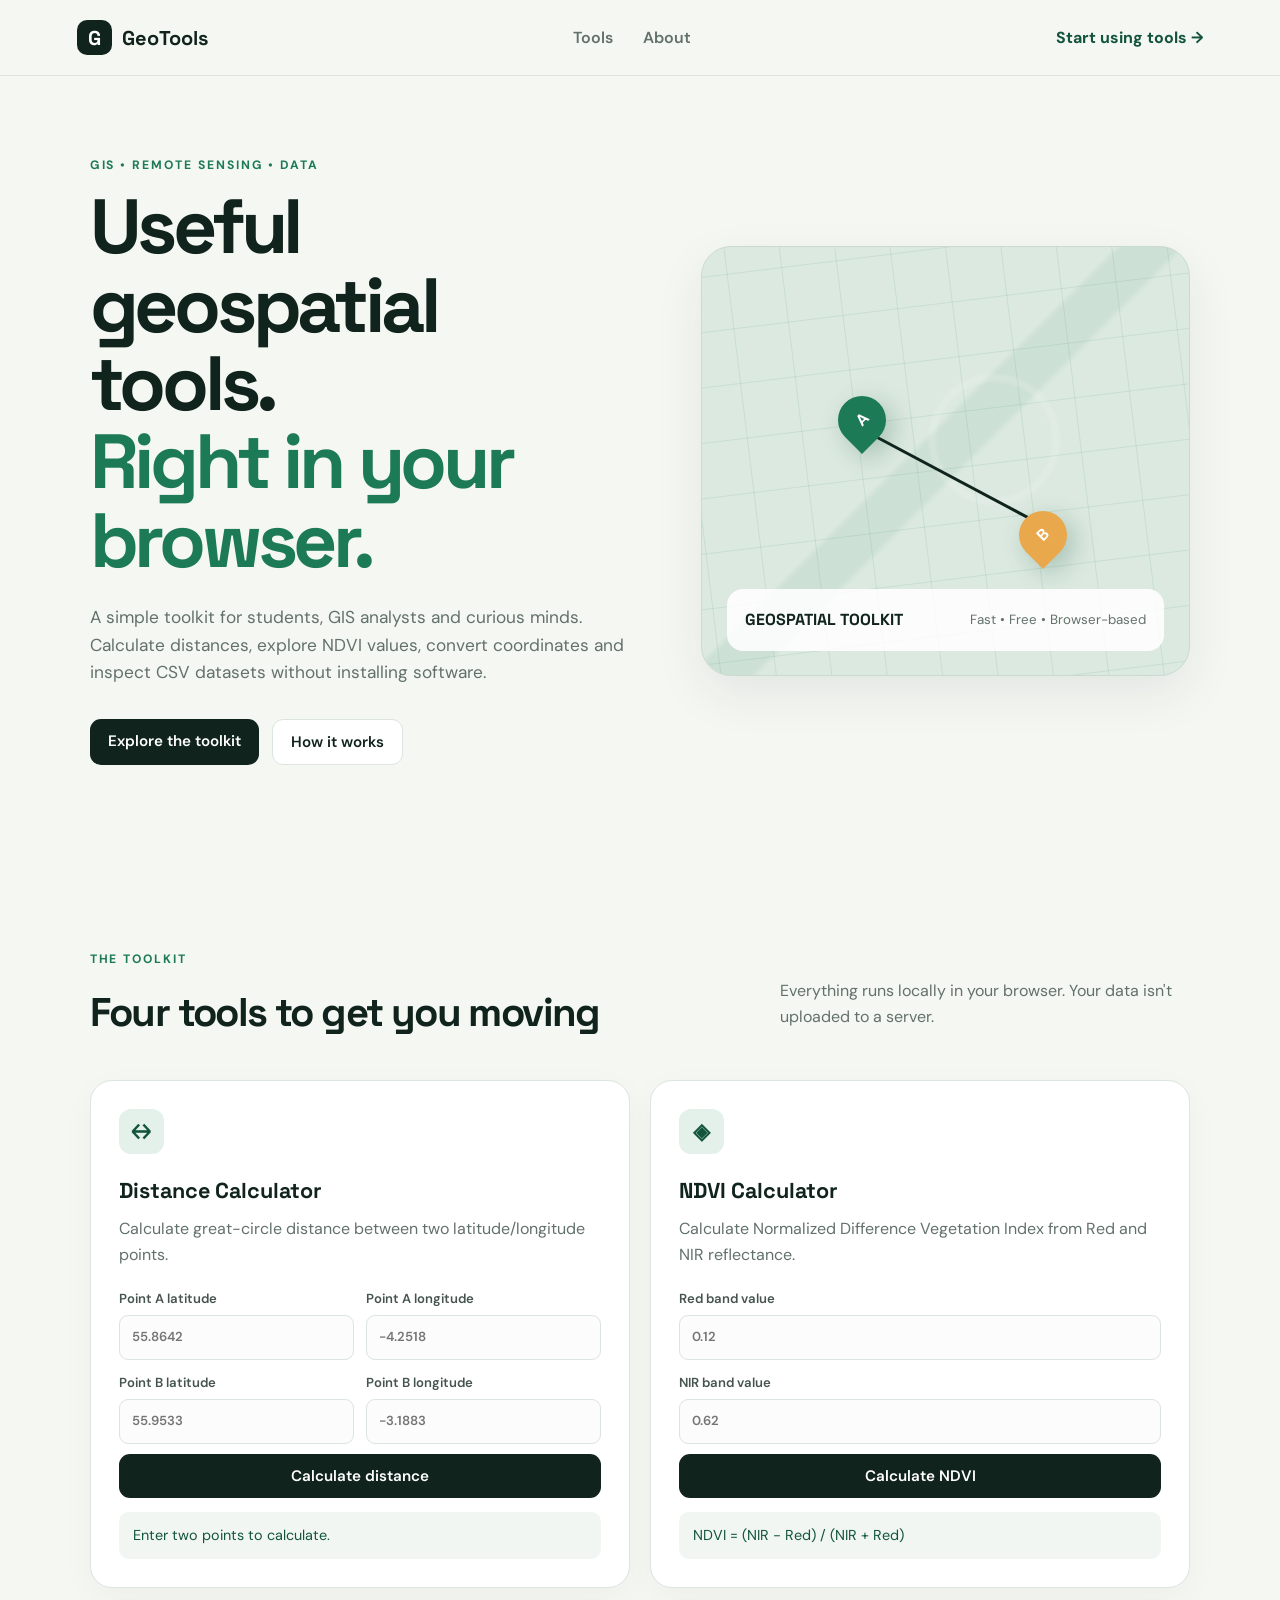
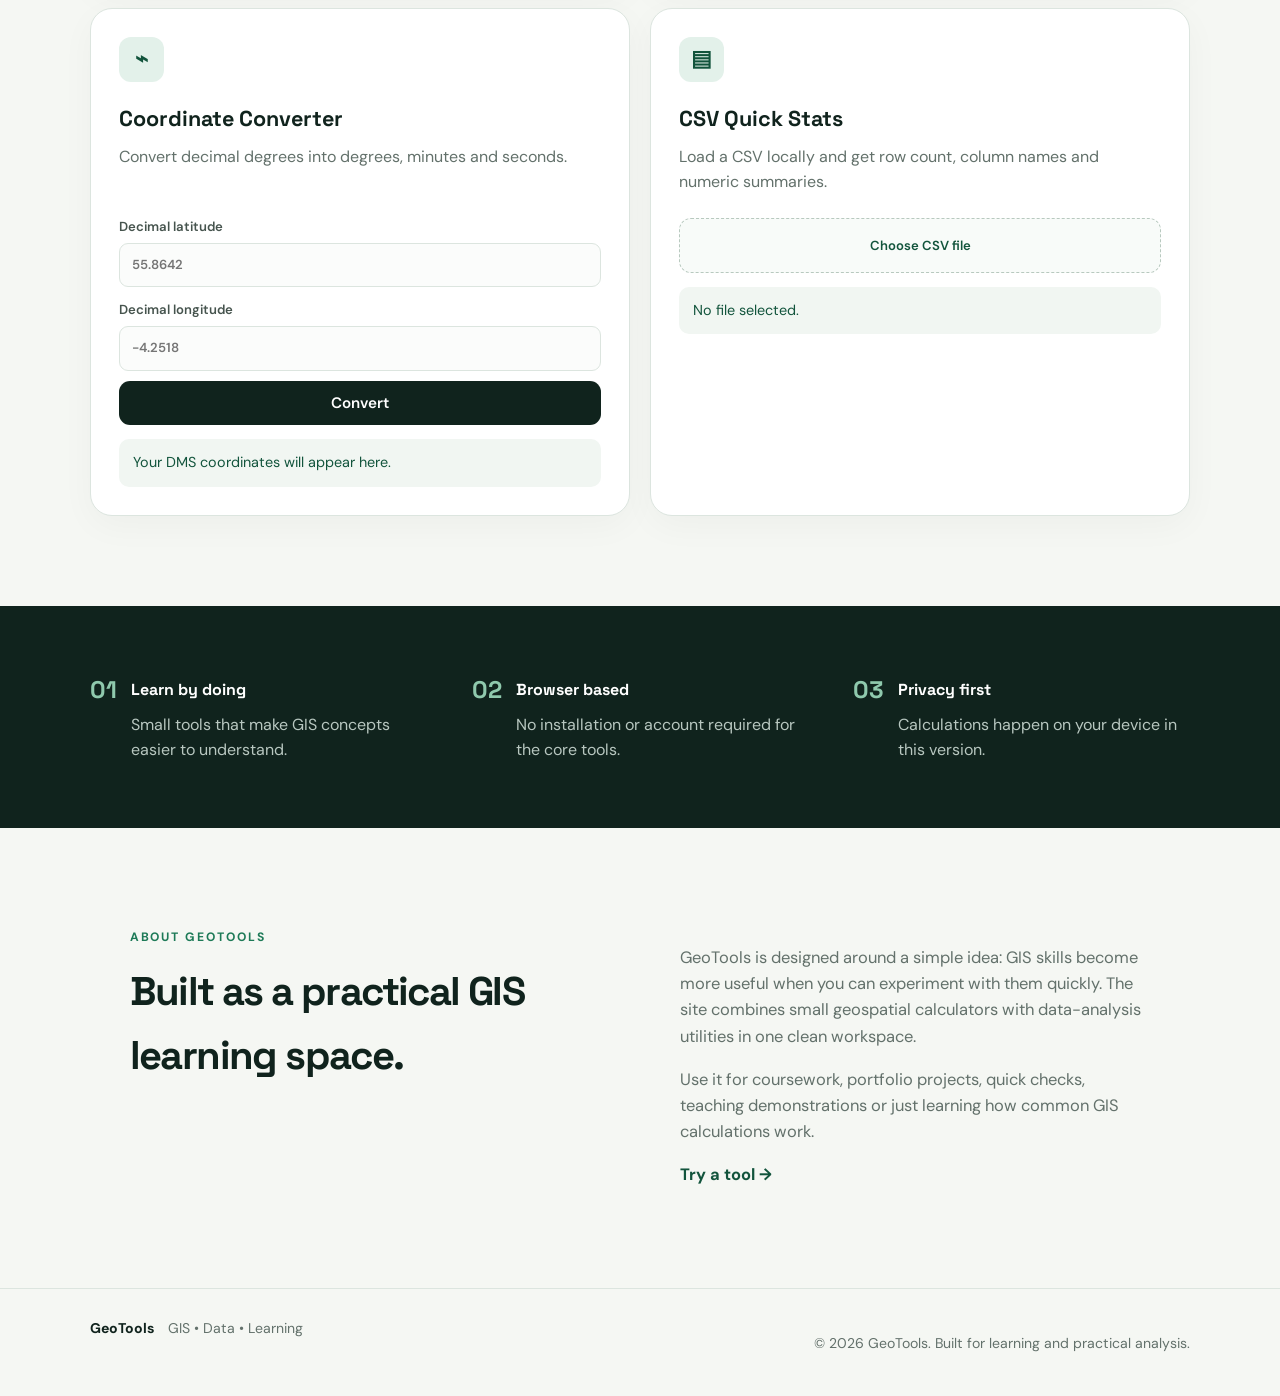
<file: index.html>
<!DOCTYPE html>
<html lang="en">
<head>
<meta charset="UTF-8">
<meta name="viewport" content="width=device-width, initial-scale=1.0">
<meta name="description" content="GeoTools — practical GIS, remote sensing and data analysis tools in your browser.">
<title>GeoTools | GIS & Data Toolkit</title>
<link rel="stylesheet" href="style.css">
</head>
<body>
<header class="nav"><a class="brand" href="#home"><span class="brand-mark">G</span> GeoTools</a><nav><a href="#tools">Tools</a><a href="#about">About</a></nav><a class="nav-cta" href="#tools">Start using tools →</a></header>
<main>
<section id="home" class="hero"><div class="hero-copy"><p class="eyebrow">GIS • REMOTE SENSING • DATA</p><h1>Useful geospatial tools.<br><span>Right in your browser.</span></h1><p class="hero-text">A simple toolkit for students, GIS analysts and curious minds. Calculate distances, explore NDVI values, convert coordinates and inspect CSV datasets without installing software.</p><div class="hero-actions"><a class="button primary" href="#tools">Explore the toolkit</a><a class="button secondary" href="#about">How it works</a></div></div><div class="hero-card"><div class="map-grid"></div><div class="map-pin pin-a">A</div><div class="map-pin pin-b">B</div><div class="route"></div><div class="hero-card-label"><strong>GEOSPATIAL TOOLKIT</strong><small>Fast • Free • Browser-based</small></div></div></section>
<section id="tools" class="section"><div class="section-heading"><div><p class="eyebrow">THE TOOLKIT</p><h2>Four tools to get you moving</h2></div><p>Everything runs locally in your browser. Your data isn't uploaded to a server.</p></div>
<div class="tool-grid">
<article class="tool-card"><div class="tool-icon">↔</div><h3>Distance Calculator</h3><p>Calculate great-circle distance between two latitude/longitude points.</p><div class="inputs two"><label>Point A latitude<input id="lat1" type="number" step="any" placeholder="55.8642"></label><label>Point A longitude<input id="lon1" type="number" step="any" placeholder="-4.2518"></label><label>Point B latitude<input id="lat2" type="number" step="any" placeholder="55.9533"></label><label>Point B longitude<input id="lon2" type="number" step="any" placeholder="-3.1883"></label></div><button class="button primary full" onclick="calculateDistance()">Calculate distance</button><div id="distanceResult" class="result">Enter two points to calculate.</div></article>
<article class="tool-card"><div class="tool-icon">◈</div><h3>NDVI Calculator</h3><p>Calculate Normalized Difference Vegetation Index from Red and NIR reflectance.</p><div class="inputs"><label>Red band value<input id="red" type="number" step="any" placeholder="0.12"></label><label>NIR band value<input id="nir" type="number" step="any" placeholder="0.62"></label></div><button class="button primary full" onclick="calculateNDVI()">Calculate NDVI</button><div id="ndviResult" class="result">NDVI = (NIR − Red) / (NIR + Red)</div></article>
<article class="tool-card"><div class="tool-icon">⌁</div><h3>Coordinate Converter</h3><p>Convert decimal degrees into degrees, minutes and seconds.</p><div class="inputs"><label>Decimal latitude<input id="decimalLat" type="number" step="any" placeholder="55.8642"></label><label>Decimal longitude<input id="decimalLon" type="number" step="any" placeholder="-4.2518"></label></div><button class="button primary full" onclick="convertCoordinates()">Convert</button><div id="coordResult" class="result">Your DMS coordinates will appear here.</div></article>
<article class="tool-card"><div class="tool-icon">▤</div><h3>CSV Quick Stats</h3><p>Load a CSV locally and get row count, column names and numeric summaries.</p><label class="file-label">Choose CSV file<input id="csvFile" type="file" accept=".csv,text/csv" onchange="readCSV(event)"></label><div id="csvResult" class="result">No file selected.</div></article>
</div></section>
<section class="feature-strip"><div><strong>01</strong><span>Learn by doing</span><p>Small tools that make GIS concepts easier to understand.</p></div><div><strong>02</strong><span>Browser based</span><p>No installation or account required for the core tools.</p></div><div><strong>03</strong><span>Privacy first</span><p>Calculations happen on your device in this version.</p></div></section>
<section id="about" class="about"><div><p class="eyebrow">ABOUT GEOTOOLS</p><h2>Built as a practical GIS learning space.</h2></div><div class="about-copy"><p>GeoTools is designed around a simple idea: GIS skills become more useful when you can experiment with them quickly. The site combines small geospatial calculators with data-analysis utilities in one clean workspace.</p><p>Use it for coursework, portfolio projects, quick checks, teaching demonstrations or just learning how common GIS calculations work.</p><a href="#tools" class="text-link">Try a tool →</a></div></section>
</main>
<footer><div><strong>GeoTools</strong><span>GIS • Data • Learning</span></div><p>© 2026 GeoTools. Built for learning and practical analysis.</p></footer>
<script src="script.js"></script>
</body></html>
</file>
<file: style.css>
@import url('https://fonts.googleapis.com/css2?family=DM+Sans:wght@400;500;600;700&family=Space+Grotesk:wght@500;600;700&display=swap');
:root{--ink:#10231d;--muted:#63716b;--paper:#f5f7f3;--card:#fff;--line:#dce5df;--accent:#1d7a57;--accent-dark:#12543c;--accent-soft:#e3f1ea;--warm:#e8a84b;--shadow:0 18px 50px rgba(16,35,29,.08)}
*{box-sizing:border-box}html{scroll-behavior:smooth}body{margin:0;background:var(--paper);color:var(--ink);font-family:"DM Sans",sans-serif;line-height:1.6}h1,h2,h3,.brand{font-family:"Space Grotesk",sans-serif}a{text-decoration:none;color:inherit}
.nav{height:76px;padding:0 6vw;display:flex;align-items:center;justify-content:space-between;background:rgba(245,247,243,.94);backdrop-filter:blur(10px);position:sticky;top:0;z-index:20;border-bottom:1px solid var(--line)}.brand{font-size:1.25rem;font-weight:700;display:flex;align-items:center;gap:10px}.brand-mark{display:grid;place-items:center;width:35px;height:35px;border-radius:10px;background:var(--ink);color:white}.nav nav{display:flex;gap:30px;color:var(--muted);font-weight:600}.nav nav a:hover,.text-link:hover{color:var(--accent)}.nav-cta{font-weight:700;color:var(--accent-dark)}
.hero{min-height:650px;padding:80px 7vw 95px;display:grid;grid-template-columns:1.05fr .95fr;gap:70px;align-items:center;max-width:1400px;margin:auto}.eyebrow{font-size:.76rem;letter-spacing:.16em;font-weight:700;color:var(--accent);margin:0 0 12px}.hero h1{font-size:clamp(3rem,6vw,5.6rem);line-height:1.02;letter-spacing:-.055em;margin:0 0 25px}.hero h1 span{color:var(--accent)}.hero-text{max-width:650px;color:var(--muted);font-size:1.08rem}.hero-actions{display:flex;gap:13px;margin-top:32px;flex-wrap:wrap}.button{border:0;border-radius:11px;padding:12px 18px;font:600 .95rem "DM Sans";cursor:pointer;transition:.2s}.button.primary{background:var(--ink);color:white}.button.primary:hover{background:var(--accent-dark);transform:translateY(-1px)}.button.secondary{background:white;border:1px solid var(--line)}.button.full{width:100%;margin-top:10px}
.hero-card{height:430px;background:#dce9e0;border-radius:30px;position:relative;overflow:hidden;box-shadow:var(--shadow);border:1px solid #cbdad0}.map-grid{position:absolute;inset:0;background-image:linear-gradient(rgba(29,122,87,.10) 1px,transparent 1px),linear-gradient(90deg,rgba(29,122,87,.10) 1px,transparent 1px);background-size:44px 44px;transform:rotate(-7deg) scale(1.25)}.hero-card:after{content:"";position:absolute;inset:0;background:radial-gradient(circle at 60% 45%,transparent 0 15%,rgba(245,247,243,.18) 16% 17%,transparent 18%),linear-gradient(135deg,transparent 45%,rgba(29,122,87,.08) 46% 52%,transparent 53%)}.map-pin{position:absolute;z-index:2;width:48px;height:48px;border-radius:50% 50% 50% 0;transform:rotate(-45deg);background:var(--accent);color:white;display:grid;place-items:center;font-weight:700;box-shadow:0 10px 25px rgba(18,84,60,.25)}.pin-a{left:28%;top:35%}.pin-b{right:25%;bottom:27%;background:var(--warm)}.route{position:absolute;z-index:1;left:34%;top:43%;width:40%;height:3px;background:var(--ink);transform:rotate(28deg);transform-origin:left}.hero-card-label{position:absolute;z-index:3;left:25px;right:25px;bottom:24px;padding:18px;background:rgba(255,255,255,.88);border-radius:16px;display:flex;justify-content:space-between;align-items:center;gap:15px}.hero-card-label strong{font-family:"Space Grotesk"}.hero-card-label small{color:var(--muted)}
.section{padding:90px 7vw;max-width:1400px;margin:auto}.section-heading{display:flex;justify-content:space-between;align-items:end;gap:30px;margin-bottom:35px}.section-heading h2,.about h2{font-size:2.5rem;letter-spacing:-.04em;margin:0}.section-heading>p{max-width:410px;color:var(--muted)}.tool-grid{display:grid;grid-template-columns:repeat(2,1fr);gap:20px}.tool-card{background:var(--card);border:1px solid var(--line);border-radius:22px;padding:28px;box-shadow:0 10px 35px rgba(16,35,29,.035)}.tool-icon{width:45px;height:45px;border-radius:12px;background:var(--accent-soft);color:var(--accent-dark);display:grid;place-items:center;font-size:1.35rem;font-weight:700;margin-bottom:20px}.tool-card h3{font-size:1.35rem;margin:0 0 7px}.tool-card>p{color:var(--muted);margin-top:0;min-height:52px}.inputs{display:grid;gap:12px;margin-top:20px}.inputs.two{grid-template-columns:1fr 1fr}label{font-size:.82rem;font-weight:600;color:#46544e}input{display:block;width:100%;margin-top:6px;padding:11px 12px;border:1px solid var(--line);border-radius:9px;background:#fbfcfb;font:inherit;color:var(--ink);outline:none}input:focus{border-color:var(--accent);box-shadow:0 0 0 3px var(--accent-soft)}.result{margin-top:14px;background:#f1f6f2;border-radius:10px;padding:12px 14px;color:var(--accent-dark);font-size:.9rem;min-height:44px}.file-label{display:block;margin-top:22px;padding:16px;border:1px dashed #b8c9bf;border-radius:12px;text-align:center;color:var(--accent-dark);cursor:pointer;background:#f8fbf9}.file-label input{display:none}
.feature-strip{padding:65px 7vw;background:var(--ink);color:white;display:grid;grid-template-columns:repeat(3,1fr);gap:45px}.feature-strip div{display:grid;grid-template-columns:auto 1fr;column-gap:14px}.feature-strip strong{font-family:"Space Grotesk";font-size:1.5rem;color:#8fc9ad}.feature-strip span{font-weight:700;font-family:"Space Grotesk";align-self:center}.feature-strip p{grid-column:2;color:#b8c7c0;margin:3px 0 0}.about{padding:100px 7vw;max-width:1200px;margin:auto;display:grid;grid-template-columns:1fr 1fr;gap:80px}.about-copy{color:var(--muted);font-size:1.03rem}.text-link{color:var(--accent-dark);font-weight:700}footer{border-top:1px solid var(--line);padding:28px 7vw;display:flex;justify-content:space-between;color:var(--muted);font-size:.88rem}footer div{display:flex;gap:14px}footer strong{color:var(--ink)}
@media(max-width:850px){.nav{padding:0 5vw}.nav nav{display:none}.nav-cta{font-size:.85rem}.hero{grid-template-columns:1fr;padding:60px 5vw}.hero-card{height:330px}.section{padding:70px 5vw}.tool-grid{grid-template-columns:1fr}.section-heading,.about{display:block}.about{padding:75px 5vw}.about-copy{margin-top:25px}.feature-strip{grid-template-columns:1fr;padding:55px 5vw}footer{padding:25px 5vw;display:block}footer p{margin-bottom:0}.inputs.two{grid-template-columns:1fr}}
</file>
